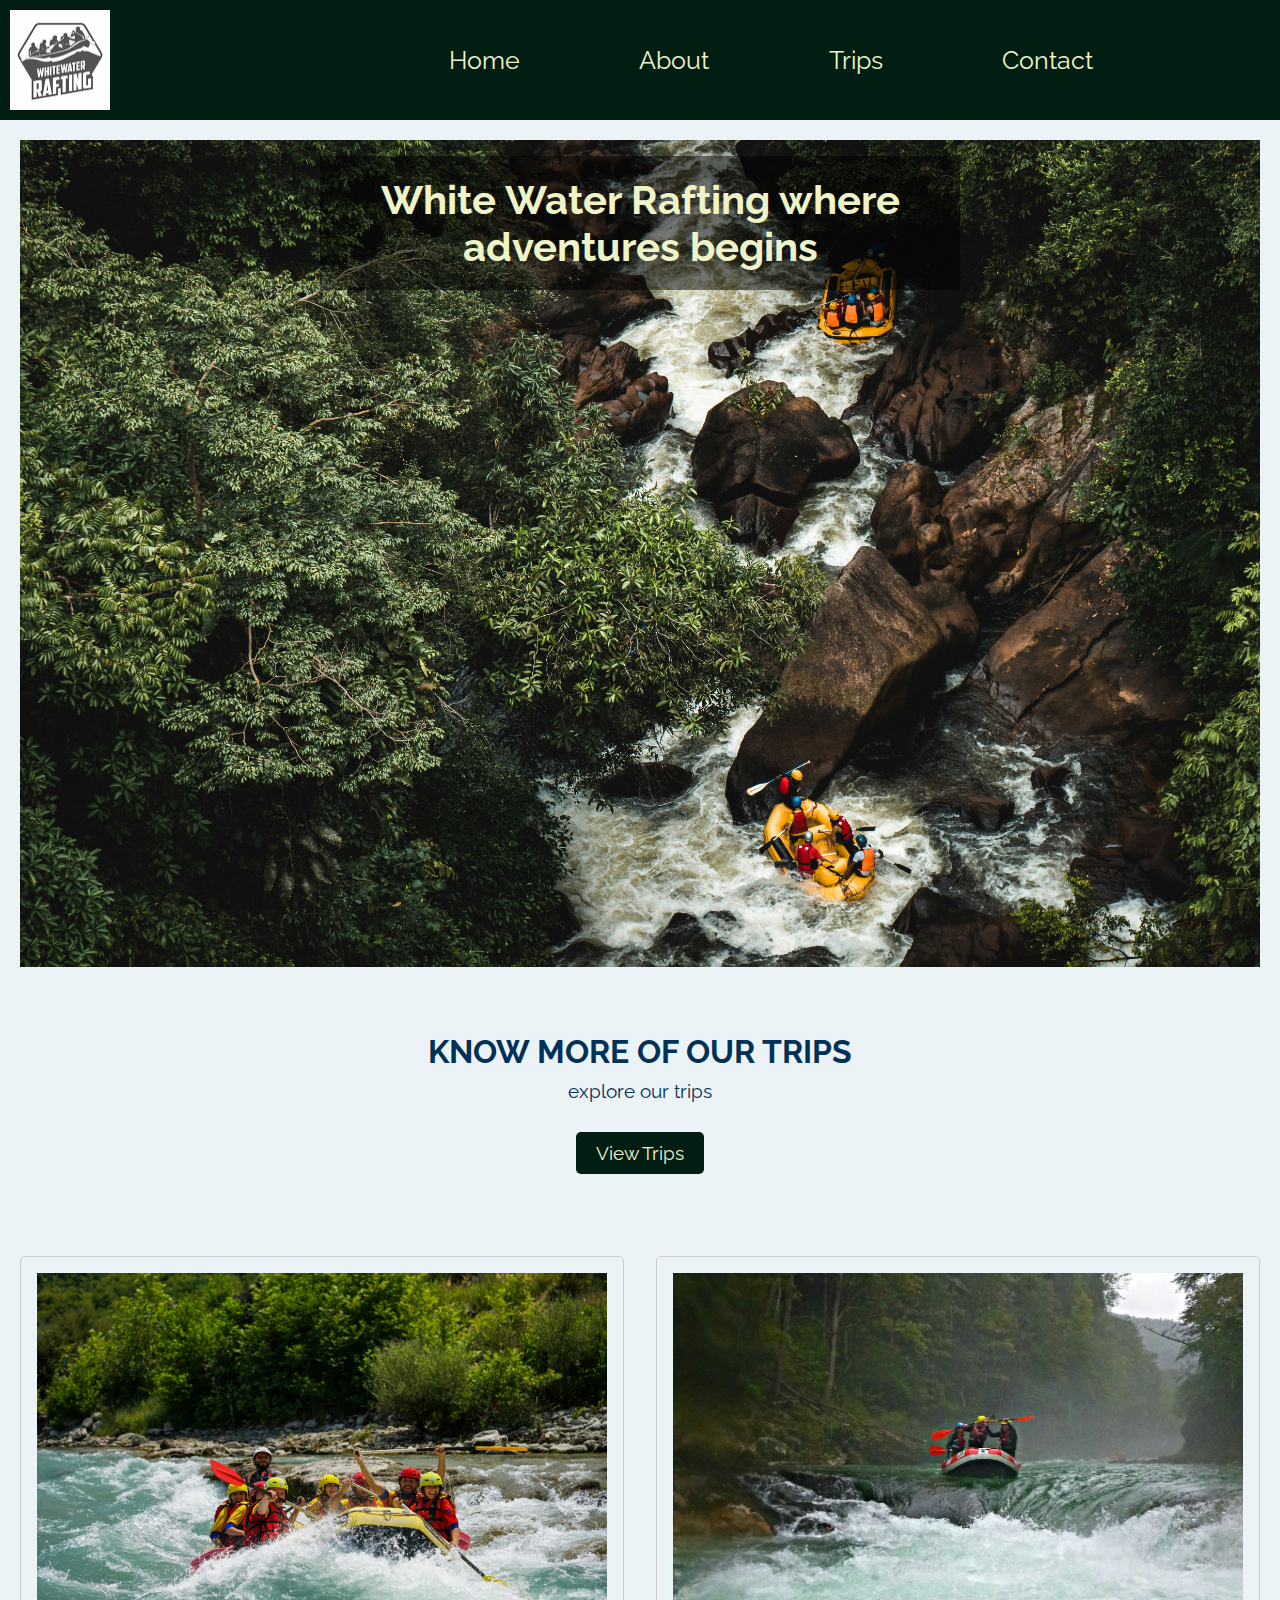
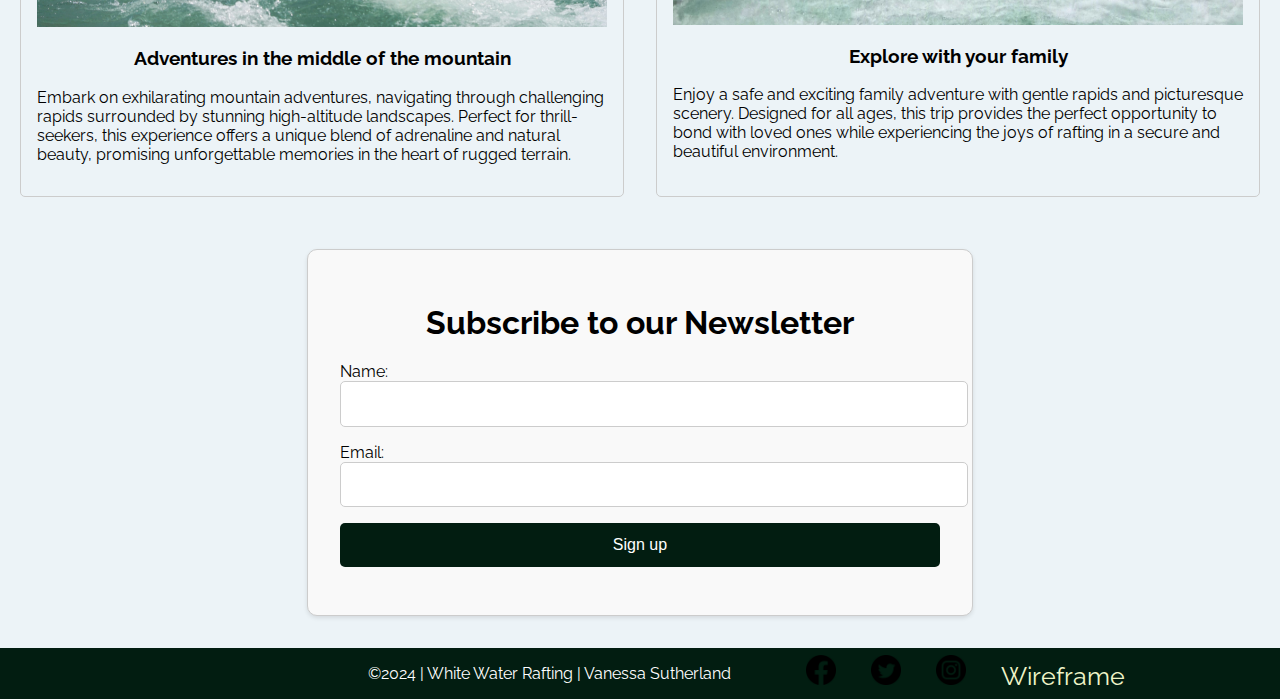
<file: wwr/index.html>
<!DOCTYPE html>
<html lang="en-US">
<head>
    <meta charset="utf-8">
    <meta name="viewport" content="width=device-width,initial-scale=1.0">
    <title>White Water Rafting | Home Page</title>
    <link rel="stylesheet" href="styles/rafting.css">
    <meta name="description" content="Rafting website">
    <meta name="author" content="Vanessa Sutherland">
</head>
    <body>
        <header>
            <img src="images/logo.png" alt="Rafting Site Logo" width="100">
            <nav>
                <a href="index.html">Home</a>
                <a href="about.html">About</a>
                <a href="trips.html">Trips</a>
                <a href="contact.html">Contact</a>
            </nav>
        </header>
        <section class="hero">
            <img src="images/raftingriver.jpg" alt="Rafting in nature">
            <h1>White Water Rafting where adventures begins</h1>
        </section>
        <section class="cta">
            <h2>Know more of our trips</h2>
            <p>explore our trips</p>
            <a href="trips.html" class="cta-button">View Trips</a>
        </section>

        <section class="grid-layout">
            <div class="grid-item">
                <img src="images/rafting2.jpg" alt="">
                <h3>Adventures in the middle of the mountain</h3>
                <p>Embark on exhilarating mountain adventures, navigating through challenging rapids surrounded by stunning high-altitude landscapes. Perfect for thrill-seekers, this experience offers a unique blend of adrenaline and natural beauty, promising unforgettable memories in the heart of rugged terrain.</p>
            </div>
            <div class="grid-item">
                <img src="images/trip.jpg" alt="">
                <h3>Explore with your family</h3>
                <p>Enjoy a safe and exciting family adventure with gentle rapids and picturesque scenery. Designed for all ages, this trip provides the perfect opportunity to bond with loved ones while experiencing the joys of rafting in a secure and beautiful environment.</p>
            </div>
        </section>
        <section class="newsletter">
            <h1>Subscribe to our Newsletter</h1>
            <form>
                <label for="newsletter-name">Name:</label>
                <input type="text" id="newsletter-name" name="name" required>
                <label for="newsletter-email">Email:</label>
                <input type="email" id="newsletter-email" name="email" required>
                <button type="submit">Sign up</button>
            </form>
        </section>

        <footer>
            <p>©2024 | White Water Rafting | Vanessa Sutherland</p>
            <nav class="sociallinks">
                <a href="https://facebook.com"><img src="images/facebook.png" alt="Facebook"></a>
                <a href="https://twitter.com"><img src="images/twitter.png" alt="Twitter"></a>
                <a href="https://instagram.com"><img src="images/instagram.png" alt="Instagram"></a>
                <a href="https://app.moqups.com/P71jd7RcasShco9ays9Jz7eGh8EV3JBp/view/page/ad64222d5?ui=0&fit_width=1">Wireframe</a>
            </nav>
        </footer>
    </body>
    </html>
</file>
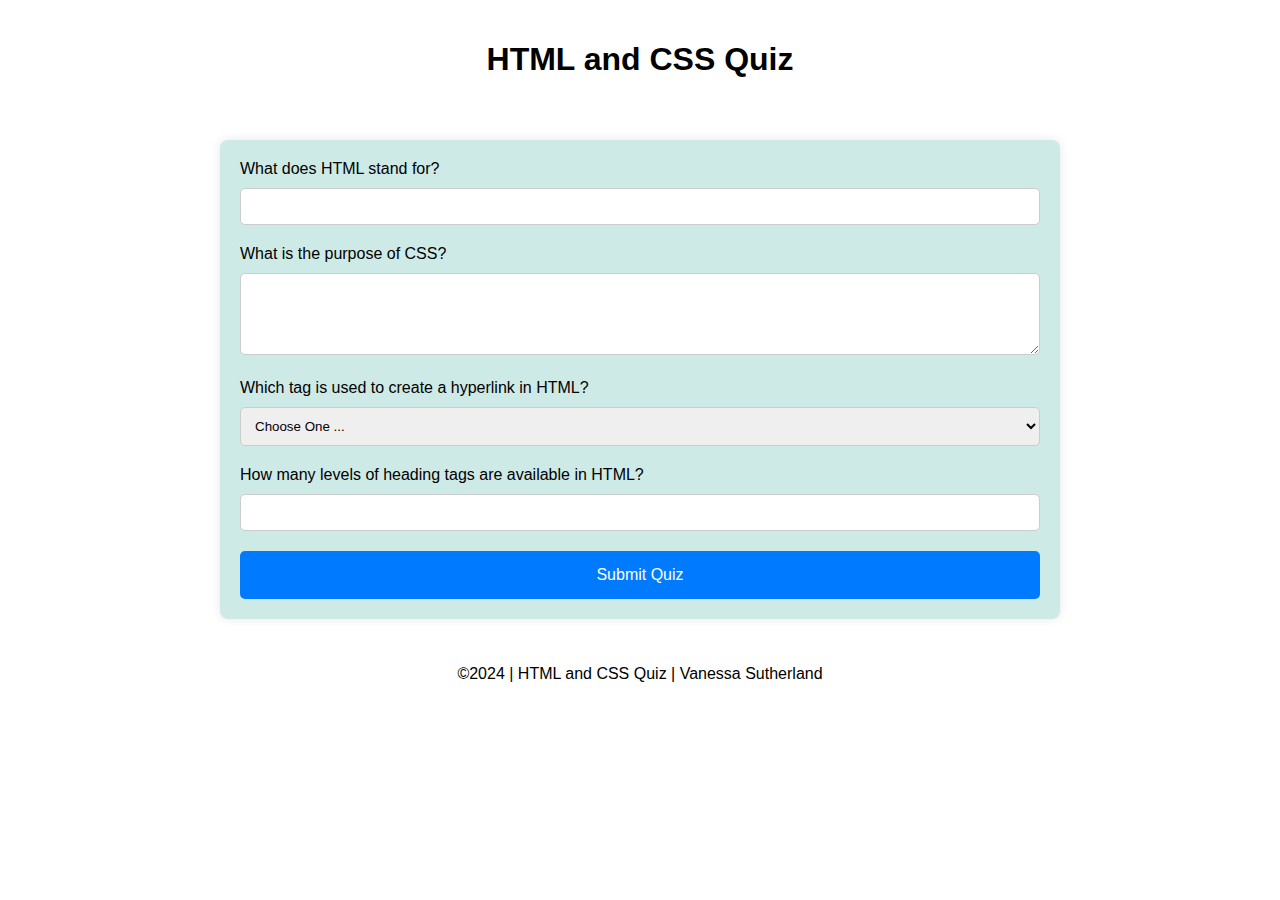
<file: quiz.html>
<!DOCTYPE html>
<html lang="en">
<head>
  <meta charset="UTF-8">
  <meta name="viewport" content="width=device-width, initial-scale=1.0">
  <title>HTML and CSS Quiz</title>
  <link rel="stylesheet" href="styles/quiz.css">
  <meta name="description" content="quiz form">
  <meta name="author" content="Vanessa Sutherland">
</head>
<body>
    <header>
        <h1>HTML and CSS Quiz</h1>
    </header>
<main>
  <form>
    <div>
      <label for="q1">What does HTML stand for?</label>
      <input type="text" id="q1" name="q1">
    </div>
    <div>
      <label for="q2">What is the purpose of CSS?</label>
      <textarea id="q2" name="q2" rows="4" cols="50"></textarea>
    </div>
    <div>
      <label for="q3">Which tag is used to create a hyperlink in HTML?</label>
      <select id="q3" name="q3">
        <option value="" selected disabled>Choose One ...</option>
        <option value="a">a</option>
        <option value="p">p</option>
        <option value="div">div</option>
      </select>
    </div>
    <div>
      <label for="q4">How many levels of heading tags are available in HTML?</label>
      <input type="number" id="q4" name="q4" min="1" max="6">
    </div>
    <div>
      <button type="submit">Submit Quiz</button>
    </div>
  </form>
</main>
  <footer>
    <p>©2024 | HTML and CSS Quiz | Vanessa Sutherland </p>
  </footer>
</body>
</html>
</file>
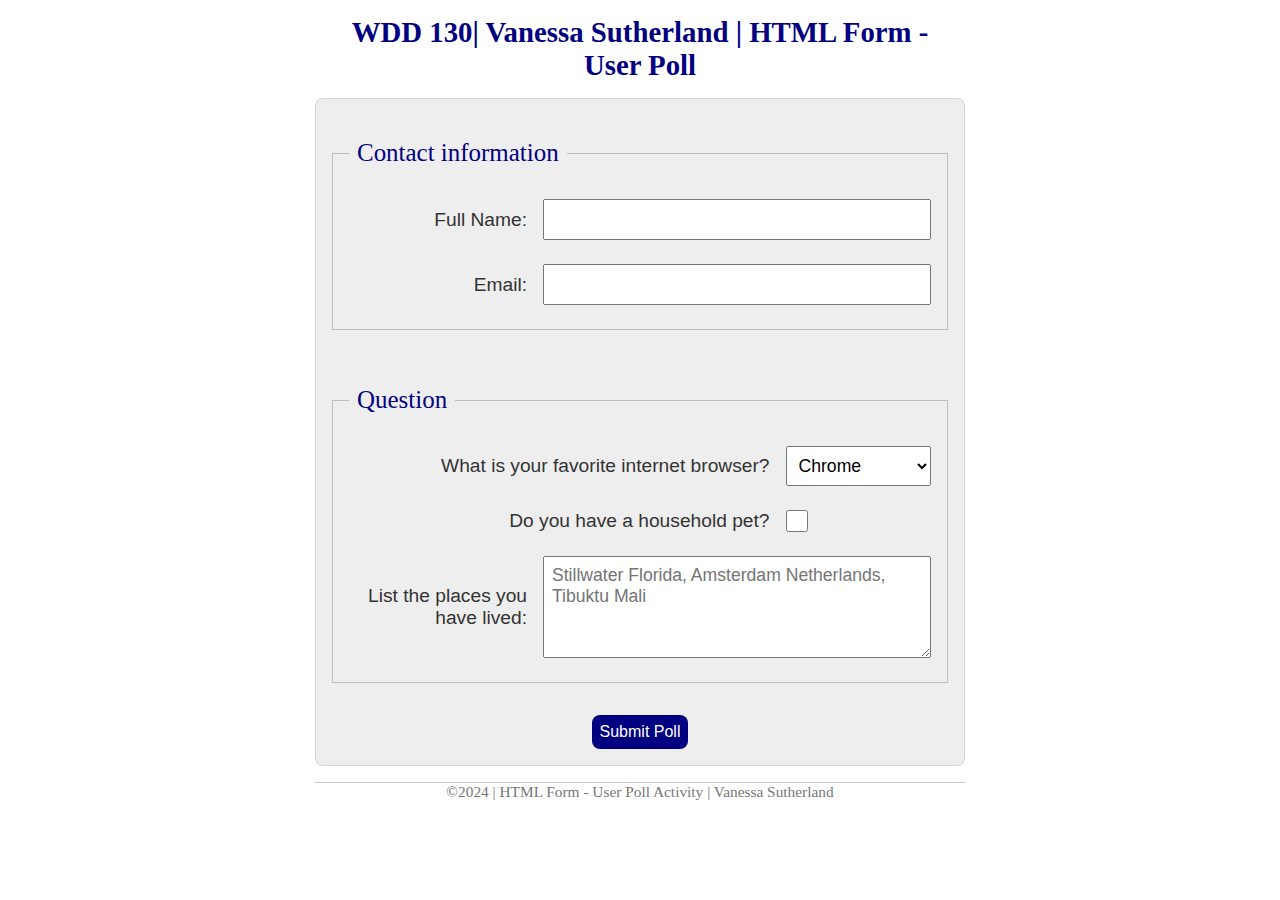
<file: week05/poll-form.html>
<!DOCTYPE html>
<html lang="en-US">
    <head>
        <meta charset="utf-8">
        <meta name="viewport" content="width=device-width,initial-scale=1">
        <title>WDD 130| HTML Form - User Poll</title>
        <link rel="stylesheet" href="styles/poll-form.css">
    </head>
    <body>
        <header>
            <h1>WDD 130| Vanessa Sutherland | HTML Form - User Poll</h1>
        </header>
        <main>
            <form>
                <fieldset>
                    <legend>Contact information</legend>
                    <div class="form-item">
                        <label for="fullname">Full Name:</label>
                        <input type="text" id="fullname" name="fullname">
                    </div>
                    <div class="form-item column2">
                        <label for="useremail">Email:</label>
                        <input type="email" id="useremail" name="useremail">
                    </div>
                </fieldset>
                <fieldset>
                    <legend>Question</legend>
                    <div class="form-item column1">
                        <label for="browser">What is your favorite internet browser?</label>
                        <select id="browser" name="browser">
                            <option value="chrome">Chrome</option>
                            <option value="firefox">Firefox</option>
                            <option value="safari">Safari</option>
                            <option value="edge">Edge</option>
                            <option value="brave">Brave</option>
                            <option value="other">Other</option>
                        </select>
                    </div>
                    <div class="form-item column1">
                        <label for="pet">Do you have a household pet?</label>
                        <input type="checkbox" id="pet" name="pet">
                    </div>
                    <div class="form-item">
                        <label for="feedback">List the places you have lived:</label>
                        <textarea id="feedback" name="feedback" rows="4" placeholder="Stillwater Florida, Amsterdam Netherlands, Tibuktu Mali"></textarea>
                    </div>
                </fieldset>
                <button type="submit">Submit Poll</button>
            </form>
        </main>
        <footer>
            <p>©2024 | HTML Form - User Poll Activity | Vanessa Sutherland</p>
        </footer>
    </body>
</html>
</file>
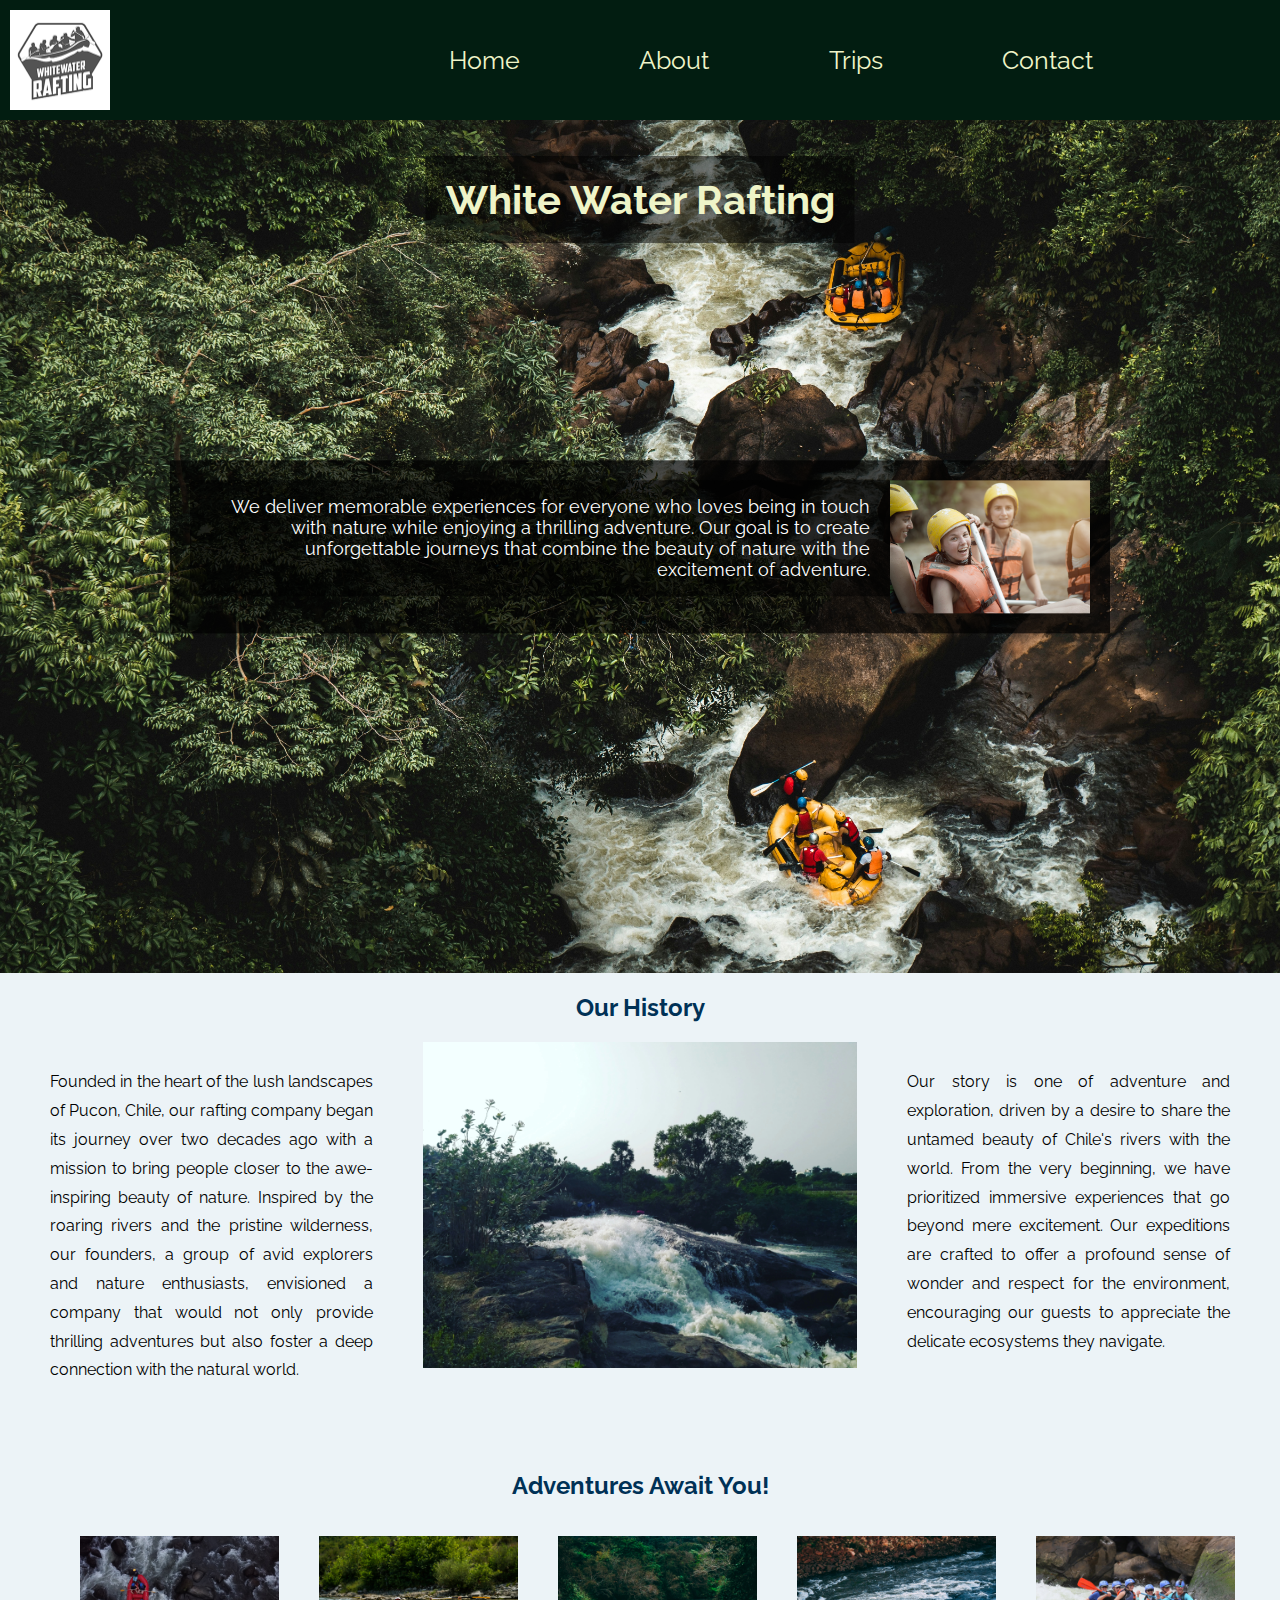
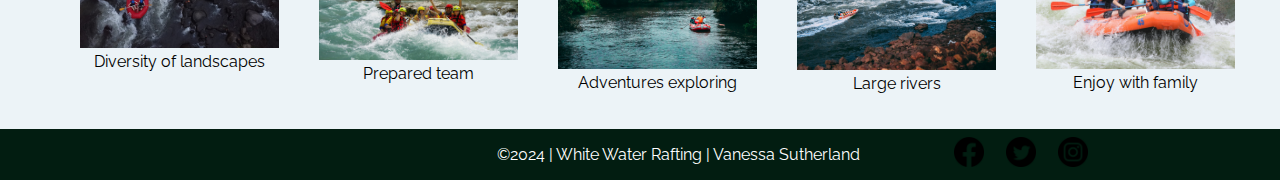
<file: wwr/about.html>
<!DOCTYPE html>
<html lang="en-US">
<head>
    <meta charset="utf-8">
    <meta name="viewport" content="width=device-width,initial-scale=1.0">
    <title>White Water Rafting | About Us</title>
    <link rel="stylesheet" href="styles/rafting.css">
    <meta name="description" content="Rafting website">
    <meta name="author" content="Vanessa Sutherland">
</head>
<body>
    <header>
        <img src="images/logo.png" alt="Rafting Site Logo" width="100">
        <nav>
            <a href="index.html">Home</a>
            <a href="about.html">About</a>
            <a href="trips.html">Trips</a>
            <a href="contact.html">Contact</a>
        </nav>
    </header>
    <main>
        <div class="hero">
            <img src="images/raftingriver.jpg" alt="Rafting in the river">
            <h1>White Water Rafting</h1>
            <article>
                <img src="images/happyclient.png" alt="happy client">
                <p>We deliver memorable experiences for everyone who loves being in touch with nature while enjoying a thrilling adventure. 
                    Our goal is to create unforgettable journeys that combine the beauty of nature with the excitement of adventure.</p>
            </article>
        </div>
        <section class="history">
            <h2>Our History</h2>
            <p>Founded in the heart of the lush landscapes of Pucon, Chile, our rafting company began its journey over two decades ago 
                with a mission to bring people closer to the awe-inspiring beauty of nature. Inspired by the roaring rivers and the pristine 
                wilderness, our founders, a group of avid explorers and nature enthusiasts, envisioned a company that would not only provide 
                thrilling adventures but also foster a deep connection with the natural world.</p>
            <img src="images/history.jpg" alt="history">
            <p>Our story is one of adventure and exploration, driven by a desire to share the untamed beauty of Chile's rivers with the world.
                From the very beginning, we have prioritized immersive experiences that go beyond mere excitement. Our expeditions are crafted 
                to offer a profound sense of wonder and respect for the environment, encouraging our guests to appreciate the delicate ecosystems 
                they navigate.</p>
        </section>
        <section class="adventures">
            <h2>Adventures Await You!</h2>
            <div class="adventures-images">
                <figure>
                    <img src="images/rafting1.jpg" alt="Diversity of landscapes">
                    <figcaption>Diversity of landscapes</figcaption>
                </figure>
                <figure>
                    <img src="images/rafting2.jpg" alt="Prepared team">
                    <figcaption>Prepared team</figcaption>
                </figure>                
                <figure>
                    <img src="images/rafting3.jpg" alt="Adventures exploring">
                    <figcaption>Adventures exploring</figcaption>
                </figure>                
                <figure>
                    <img src="images/rafting4.jpg" alt="Large rivers">
                    <figcaption>Large rivers</figcaption>
                </figure>                
                <figure>
                    <img src="images/rafting5.jpg" alt="Enjoy with family">
                    <figcaption>Enjoy with family</figcaption>
                </figure>
            </div>
        </section>
    </main>
    <footer>
        <p>©2024 | White Water Rafting | Vanessa Sutherland</p>
        <nav class="sociallinks">
            <a href="https://facebook.com" aria-label="Facebook"><img src="images/facebook.png" alt="Facebook"></a>
            <a href="https://twitter.com" aria-label="Twitter"><img src="images/twitter.png" alt="Twitter"></a>
            <a href="https://instagram.com" aria-label="Instagram"><img src="images/instagram.png" alt="Instagram"></a>
        </nav>
    </footer>
</body>
</html>
</file>
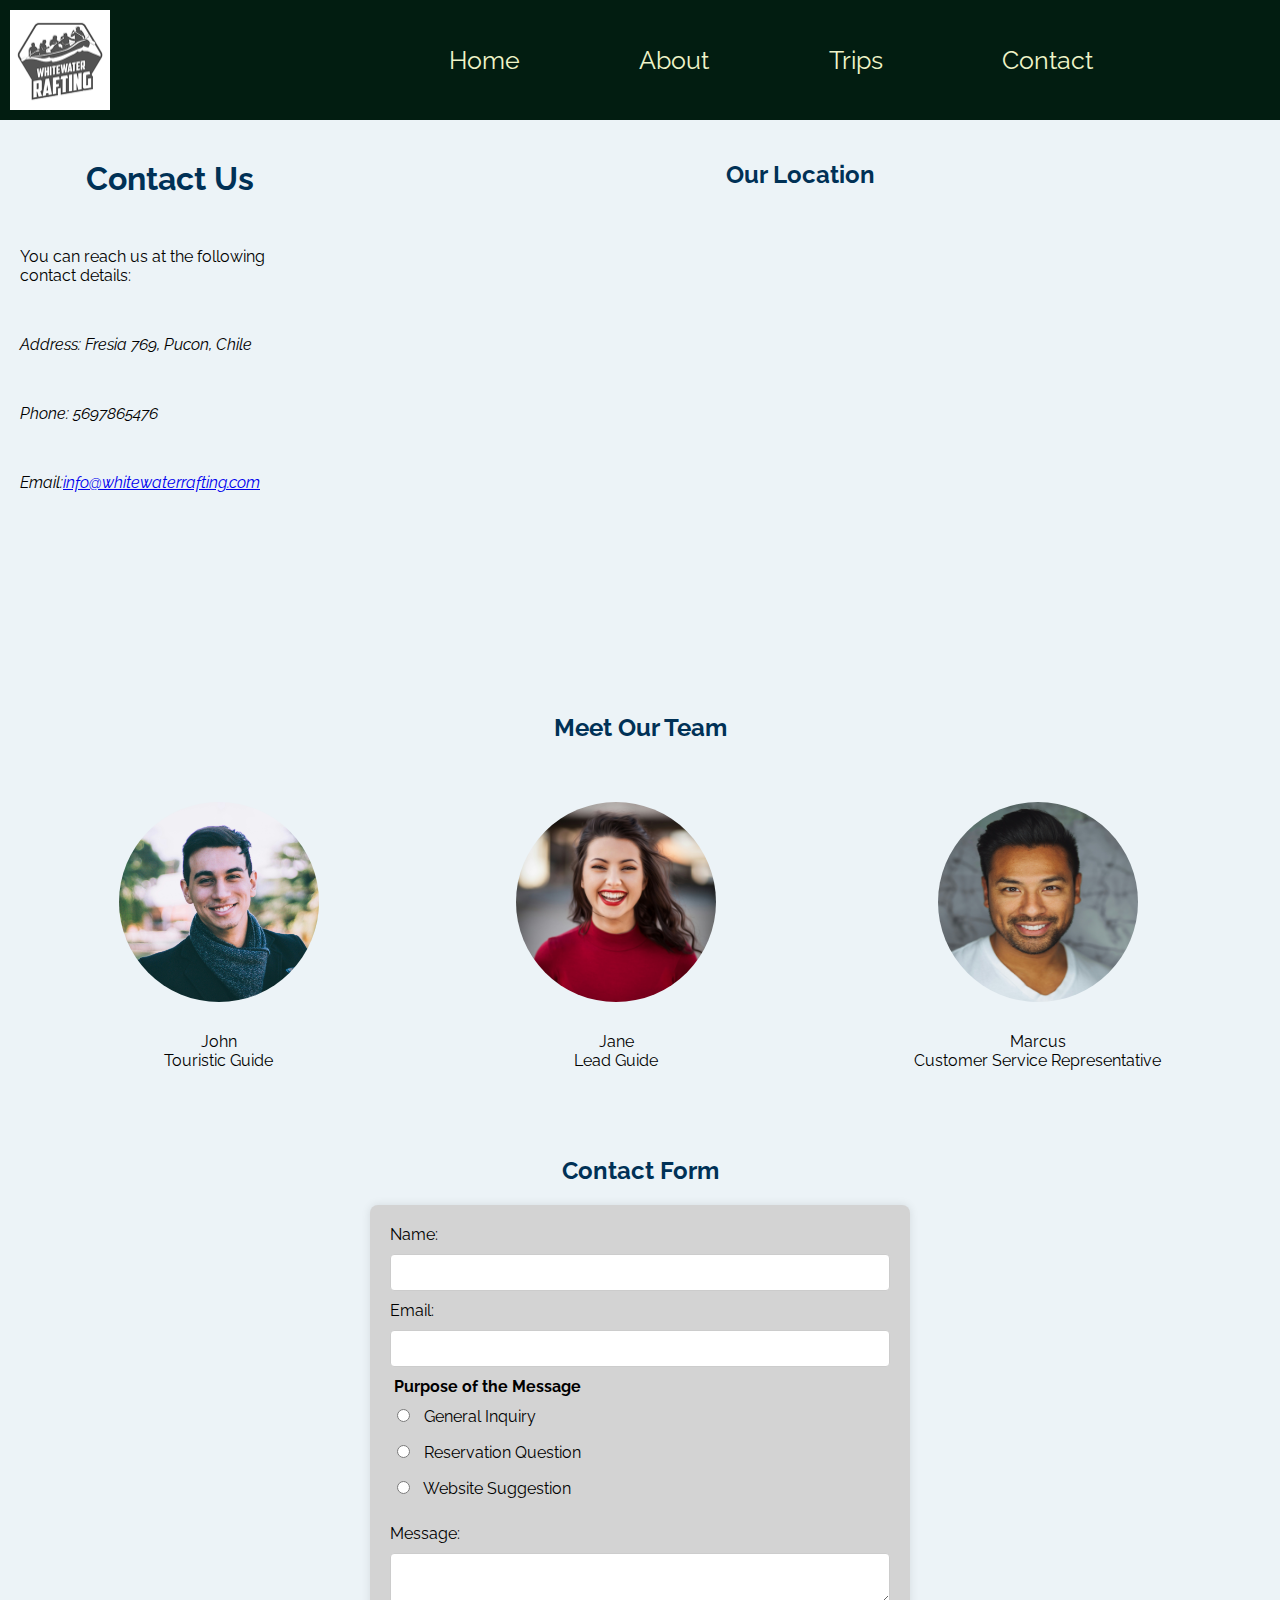
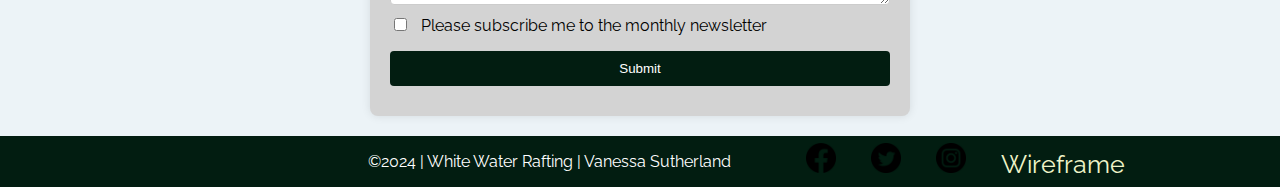
<file: wwr/contact.html>
<!DOCTYPE html>
<html lang="en-US">
<head>
    <meta charset="utf-8">
    <meta name="viewport" content="width=device-width,initial-scale=1.0">
    <title>White Water Rafting | Contact Us</title>
    <link rel="stylesheet" href="styles/rafting.css">
    <meta name="description" content="Rafting website">
    <meta name="author" content="Vanessa Sutherland">
</head>
<body>
    <header>
        <img src="images/logo.png" alt="Rafting Site Logo" width="100">
        <nav>
            <a href="index.html">Home</a>
            <a href="about.html">About</a>
            <a href="trips.html">Trips</a>
            <a href="contact.html">Contact</a>
        </nav>
    </header>
    <main class="contact">

        <section class="contact-us-section">
            <div class="contact-us-inf">
                <h1>Contact Us</h1>
                <p> You can reach us at the following contact details:</p>
                <address>
                    <p>Address: Fresia 769, Pucon, Chile </p>
                    <p>Phone: 5697865476 </p>
                    <p>Email:<a href="mailto:info@whitewaterrafting.com">info@whitewaterrafting.com</a></p>
                </address>
            </div>
            <div class="map-container">
                <h2>Our Location</h2>
                <iframe src="https://www.google.com/maps/embed?pb=!1m18!1m12!1m3!1d3088.341422818502!2d-71.9786451231713!3d-39.28050695659776!2m3!1f0!2f0!3f0!3m2!1i1024!2i768!4f13.1!3m3!1m2!1s0x96147f40c90757c9%3A0xfcbf5dc6ca091e7!2sFresia%20769%2C%204920436%20Pucon%2C%20Puc%C3%B3n%2C%20Araucan%C3%ADa!5e0!3m2!1ses!2scl!4v1716638081306!5m2!1ses!2scl" loading="lazy" referrerpolicy="no-referrer-when-downgrade"></iframe>
            </div>
        </section>

        <section class="meet-our-team-section">
            <h2>Meet Our Team</h2>
            <div class="employee-profiles">
                <div class="employee">
                    <img src="images/employee1.jpg" alt="John" >
                    <p>John<br>Touristic Guide</p>
                </div>
                <div class="employee">
                    <img src="images/employee2.jpg" alt="Jane">
                    <p>Jane<br>Lead Guide</p>
                </div>
                <div class="employee">
                    <img src="images/employee3.jpg" alt="Marcus">
                    <p>Marcus<br>Customer Service Representative</p>
                </div>
            </div>
        </section>

        <section class="contact-form-section">
            <h2>Contact Form</h2>
            <form>
                <label for="name">Name:</label>
                <input type="text" id="name" name="name" required>
    
                <label for="email">Email:</label>
                <input type="email" id="email" name="email" required>
    
                <fieldset>
                    <legend>Purpose of the Message</legend>
                    <label>
                        <input type="radio" name="purpose" id="general_inquiry" value="general_inquiry" required>
                        General Inquiry
                    </label>
                    <label>
                        <input type="radio" name="purpose" id="reservation_question" value="reservation_question" required>
                        Reservation Question 
                    </label>
                    <label>
                        <input type="radio" name="purpose" id="website_suggestion" value="website_suggestion" required>
                        Website Suggestion 
                    </label>
                </fieldset>
                <label for="message">Message:</label>
                <textarea id="message" name="message" required></textarea>
                
                <label>
                    <input type="checkbox" name="subscribe" id="subscribe">
                    Please subscribe me to the monthly newsletter
                </label>
                
                <button type="submit" id="submit">Submit</button>
            </form>
        </section>
    </main>
    <footer>
        <p>©2024 | White Water Rafting | Vanessa Sutherland</p>
        <nav class="sociallinks">
            <a href="https://facebook.com"><img src="images/facebook.png" alt="Facebook"></a>
            <a href="https://twitter.com"><img src="images/twitter.png" alt="Twitter"></a>
            <a href="https://instagram.com"><img src="images/instagram.png" alt="Instagram"></a>
            <a href="https://app.moqups.com/6Gs2ZRrL9fvhR9JzCD5c3ePUVwltn1H6/view/page/ad64222d5?ui=0&fit_width=1">Wireframe</a>
        </nav>
    </footer>
</body>
</html>
</file>
<file: wwr/styles/rafting.css>
@import url('https://fonts.googleapis.com/css2?family=Raleway:wght@400;700&display=swap');
:root {
    --primary-color: #021d11;
    --secondary-color: #eff4c8;
    --accent1-color: #003156;
    --accent2-color: #ecf3f7;

    --heading-font: "Raleway", san-serif;
    --paragraph-font: "Raleway", san-serif;

    --nav-background-color: #021d11;
    --nav-link-color: #eff4c8;
    --nav-hover-link-color: #e1d5bb ;
    --nav-hover-background-color: #eff4c8;
}

body {
    font-family: var(--paragraph-font);
    margin: 0;
    padding: 0;
    background-color: var(--accent2-color);
    justify-content: center;
}

.wrapper {
    width: 100%;
    max-width: 100px; 
    background-color: #fff; 
    padding: 20px;
    box-shadow: 0 2px 4px rgba(0, 0, 0, 0.1); 
}

/* Styles for the header */
header { 
    display: grid;
    grid-template-columns: auto auto;
    align-items: center;
    gap:50px;
    background-color: var(--nav-background-color);
    color: var(--nav-link-color);
    padding: 10px;
}

header img {  
    height: 100px;
}

nav {
    display: flex;
    justify-content: center;
    padding-right: 200px;
}

nav a {
    display: block;
    color: var(--nav-link-color);
    text-decoration: none;
    margin-inline: 10%;
    font-size: 25px;
}

h1, h2, h3, h4, h5, h6 {
    text-align: center;
 
}

.hero {
    position: relative;
    background-size: cover; 
    background-position: center; 
    overflow: hidden; 
}

/* STYLE FOR ABOUT */
/* style for about hero */
.hero img {
    width: 100%; 
    display: block;
    height: auto;
}

.hero h1 {
    position: absolute; 
    top: 20px; 
    left: 50%;
    transform: translateX(-50%);
    font-size: 3em;
    background-color: rgba(0, 0, 0, 0.5);
    padding: 20px;
    color:var(--secondary-color)
}

.hero article {
    position: absolute; 
    top: 50%; 
    left: 50%; 
    transform: translate(-50%, -50%);
    background-color: rgba(0, 0, 0, 0.7); 
    padding: 20px; 
    color: white; 
    width: 900px; 
}

.hero article img {
    float: right;
    width: 200px;
    margin-left: 20px; 
}

.hero article p{
    font-size: 1.1em; 
    text-align: right; 
    flex-grow: 1; 
}

section {
    padding: 20px;
}

section h2 {
    color: var(--accent1-color);
}

/* style for about history*/
.history {
    display: flex;
    align-items: flex-start; 
    justify-content: center;
    flex-wrap: wrap;
    text-align: center; 
}

.history h2 {
    margin-top: 0;
    margin-bottom: 20px;
    width: 100%; 
}

.history img {
    max-width: 35%;
    flex: 0 0 auto;
    margin: 0 20px;
}

.history p {
    text-align: justify;
    flex: 1;
    padding: 10px 30px; 
    line-height: 1.8; 

}
/* style for about adventures*/
.adventures {
    max-width: 1200px;
    overflow-x: auto;
    margin: 0 auto; 
    padding-bottom: 20px; 
}

.adventures-images {
    display: flex;
    flex-wrap: nowrap;
}

.adventures figure {
    flex: 0 0 auto;
    margin-right: 0px;
    max-width: calc(85% / 5 - 5px);
}

.adventures img {
    width: 100%; 
    height: auto; 
    object-fit: cover; 
}

.adventures figcaption {
    text-align: center;
}

/* STYLE FOR CONTACT US */
/* style for contact - section */
.contact-us-section {
    display: flex;
    flex-wrap: wrap;
    gap: 20px;
    align-items: flex-start;
    margin-bottom: 40px;
}

.contact-us-inf,
.map-container {
    flex: 1;
}

.contact-us-inf {
    max-width: 300px;
}

.contact-us-inf h1{
    margin: 20px 0;
    color:var(--accent1-color)
}

.contact-us-inf p,
.contact-us-inf address {
    margin: 50px 0;
}

.map-container iframe {
    width: 100%;
    height: 400px;
    border: none;
}

/* Styles for  - contact form */
.contact-form-section {
    padding: 20px;
}

.contact-form-section h2 {
    text-align: center;
    color: var(--accent1-color);
}

.contact-form-section form {
    background-color: #d3d3d3; 
    padding: 20px;
    border-radius: 8px;
    box-shadow: 0 0 10px rgba(0, 0, 0, 0.1);
    width: 500px; 
    max-width: 100%;
    margin: 0 auto; 
}

.contact-form-section label,
.contact-form-section input,
.contact-form-section textarea,
.contact-form-section button,
.contact-form-section fieldset,
.contact-form-section legend {
    display: block;
    width: 100%;
    margin-bottom: 10px;
}

.contact-form-section input,
.contact-form-section textarea {
    padding: 10px;
    border: 1px solid #ccc;
    border-radius: 4px;
    box-sizing: border-box;
}

.contact-form-section button {
    padding: 10px;
    background-color: var(--primary-color);
    color: white;
    border: none;
    border-radius: 4px;
    cursor: pointer;
}

.contact-form-section fieldset {
    border: none;
    padding: 0;
}

.contact-form-section legend {
    font-weight: bold;
}

.contact-form-section input[type="radio"],
.contact-form-section input[type="checkbox"] {
    display: inline-block;
    width: auto;
    margin-right: 10px;
}

.contact-form-section label[for="message"],
.contact-form-section textarea {
    margin-top: 10px;
}

/* Employee profiles */
.employee-profiles {
    display: flex;
    justify-content: space-around;
    margin-top: 50px;
    flex-wrap: wrap;
}

.employee {
    text-align: center;
    margin: 10px;
}

.employee img {
    width: 200px;
    height: 200px;
    border-radius: 50%;
    margin-bottom: 10px;
}

.employee figcaption {
    font-weight: bold;
    margin-top: 5px;
}
 
/* STYLE FOR TRIP */
/* Style for Trip cta */
.cta {
    color: var(--accent1-color); 
    padding: 20px;
    text-align: center;
}

.cta h2 {
    font-size: 2em;
    text-transform: uppercase;
    margin-bottom: 10px;
    color:var(--accent1-color);
}

.cta p {
    font-size: 1.2em;
    max-width: 600px;
    margin: 0 auto 20px;
}

.cta-button {
    display: inline-block;
    margin: 10px;
    padding: 10px 20px;
    font-size: 1.2em;
    background-color: var(--primary-color);
    color: var(--secondary-color);
    text-decoration: none;
    border-radius: 5px;
    transition: background-color 0.3s ease;
}

.cta-button:hover {
    background-color: var(--secondary-color);
    color: var(--accent1-color);
}

/* Style for Trip - trips table*/
.trip-descriptions {
    display: grid;
    grid-template-columns: repeat(auto-fit, minmax(300px, 1fr));
    gap: 20px;
    margin: 20px 0;
}

.trip {
    border: 1px solid #ddd;
    padding: 10px;
    border-radius: 5px;
    background: #f9f9f9; 
}

.trip img {
    width: 100%;
    height: auto;
    border-radius: 5px;
}

.trip-descriptions {
    padding: 10px;
    color: #333; 
}

.trip-table table {
    width: 60%;
    margin-top: 10px;
    margin-left: 250px;
    background-color: #ffffff;
}


.trip-table th, .trip-table td {
    border: 1px solid #ddd;
    padding: 20px;
    text-align: left;
}

.trip-table th {
    background: var(--primary-color);
    color: #fff;
}

/* STYLE FOR FOOTER */
footer {
    display: flex;
    justify-content: center;
    align-items: center;
    background-color: var(--primary-color);
    color: white;
    text-decoration: none;
}

footer a img {
    height: 30px;
    margin-right: 5px;
}

footer p {
    margin-left: auto;
    margin-right: 100px;
}

footer .sociallinks {
    display: flex;
    align-items: flex-end; 
}

footer .sociallinks a {
    margin-right: 5px;
}

footer a img {
    height: 30px; 
}


/* STYLES FOR INDEX */
 
.hero img {
    width: 100%;
    height: auto;
}

.hero h1 {
    font-size: 2.5rem;
    margin-top: 1rem;
}

.hero p {
    margin: auto;
    color: white;
    font-size: 15px;
    margin-right: 15px;
    background-color: rgba(0, 0, 0, 0.5); 
    padding: 1rem;
    border-radius: 5px;
}

/* Style for index - newsletter */

.newsletter {
    text-align: left;
    margin: 2rem auto;
    max-width: 600px;
    padding: 2rem; 
    border: 1px solid #ccc; 
    border-radius: 10px;
    background-color: #f9f9f9;
    box-shadow: 0 2px 4px rgba(0, 0, 0, 0.1); 
}

.newsletter h2 {
    font-size: 1.8rem;
    margin-bottom: 1rem;
    color:var(--accent1-color)
}

.newsletter input[type="text"],
.newsletter input[type="email"],
.newsletter button {
    display: block;
    width: 100%;
    padding: 0.8rem;
    margin-bottom: 1rem;
    border: 1px solid #ccc;
    border-radius: 5px;
    font-size: 1rem;
}

.newsletter button {
    background: var(--primary-color);
    color: #fff;
    border: none;
    cursor: pointer;
}

/* style for index - go trips*/

.go-trips {
    text-align: center;
    margin: 2rem auto;
}

.go-trips h2 {
    font-size: 2rem;
    margin-bottom: 1rem;
    color:var(--accent1-color)
}

.go-trips p {
    font-size: 1.2rem;
    margin-bottom: 1.5rem;
}

.go-trips .btn {
    display: inline-block;
    padding: 1rem 2rem;
    background: #333;
    color: #fff;
    text-decoration: none;
    border-radius: 5px;
    transition: background 0.3s ease;
}

.go-trips .btn:hover {
    background: #555;
}

.grid-layout {
    display: grid;
    grid-template-columns: repeat(2, 1fr); 
    gap: 2rem; 
    margin: 2rem auto; 
}

.grid-item {
    border: 1px solid #ccc; 
    border-radius: 5px; 
    padding: 1rem;
}

.grid-item img {
    width: 100%;
    height: auto;
}

.grid-item h3 {
    margin-top: 1rem; 
}
</file>
<file: styles/quiz.css>
body {
    font-family: Arial, sans-serif;;
    margin: 0;
    padding: 0;
    display: flex;
    flex-direction: column;
  }

header {
    color: #000000;
    text-align: center;
    padding: 20px 0;
}

  h1 {
    text-align: center;
  }

  form {
    max-width: 800px;
    margin: 20px auto;
    background-color: #ceeae7;
    padding: 20px;
    border-radius: 8px;
    box-shadow: 0 0 10px rgba(0, 0, 0, 0.1);
  }

  label {
    display: block;
    margin-bottom: 10px;
  }

  input[type="text"],
  input[type="number"],
  textarea,
  select {
    width: 100%;
    padding: 10px;
    margin-bottom: 20px;
    border: 1px solid #ccc;
    border-radius: 5px;
    box-sizing: border-box;
  }

  textarea {
    resize: vertical;
  }

  button {
    width: 100%;
    padding: 15px;
    background-color: #007bff;
    color: #fff;
    border: none;
    border-radius: 5px;
    cursor: pointer;
    transition: background-color 0.3s;
    font-size: 16px;
  }

  button:hover {
    background-color: #0056b3;
  }

  footer {
    color: #000000;
    text-align: center;
    padding: 10px 0;
  }
</file>
<file: week05/styles/poll-form.css>
@import url('https://fonts.googleapis.com/css2?family=Raleway:wght@400;700&display=swap');
*{
    margin: 0;
    padding: 0;
    box-sizing: border-box;
}

body {
    font-family: Merriweather, Georgia, serif;
    font-size: 1.2em;
    color: #333;
    background: #fff;
}

header {
    margin: 0 auto;
    width: 650px;
}

h1 {
    margin: 1rem;
    font-size: 1.5em;
    color: navy;
    text-align: center;
}

form {
    width: 650px;
    margin: 0 auto;
    padding: 1rem;
    border: 1px solid rgba(0, 0, 0, 0.1);
    border-radius: 0.5rem;
    background-color: #eee;
    display: grid;
    grid-gap: 1rem;
}

fieldset {
    display:grid;
    grid-gap: .5rem;
    margin: 1rem 0;
    border: 1px solid rgba(0, 0, 0, 0.2);
    padding: 1rem;
}

legend {
    padding: 0.5rem;
    color: navy;
    font-size: 1.3em;
}

label, input, button, select, textarea {
    font-family: Roboto, Arial, sans-serif;
}

label{
    text-align: right;
    padding-right: 1rem;
}

input, select, textarea {
    padding: 0.5rem;
    font-size: 1.1rem;
}

input[type="checkbox"] {
    width: 22px;
    height: 22px;
    vertical-align: bottom;
}

button {
    margin: 0 auto;
    background-color: navy;
    color: #fff;
    border: none;
    border-radius: .5rem;
    padding: .5rem;
    font-size: 1rem;
    display: block;
}

button:hover {
    background-color: darkgreen;
}

footer {
    margin: 1rem auto 0;
    width: 650px;
    text-align: center;
    font-size: 0.8em;
    color: #777;
    border-top: 1px solid #ccc;
}

.form-item {
    display: grid;
    grid-template-columns: 1fr 2fr;
    align-items: center;
    margin: 0.5rem 0;
}

.column1 {
    grid-template-columns: 3fr 1fr;
}

.column2 {
    grid-template-columns: 1fr 2fr;
}
</file>
